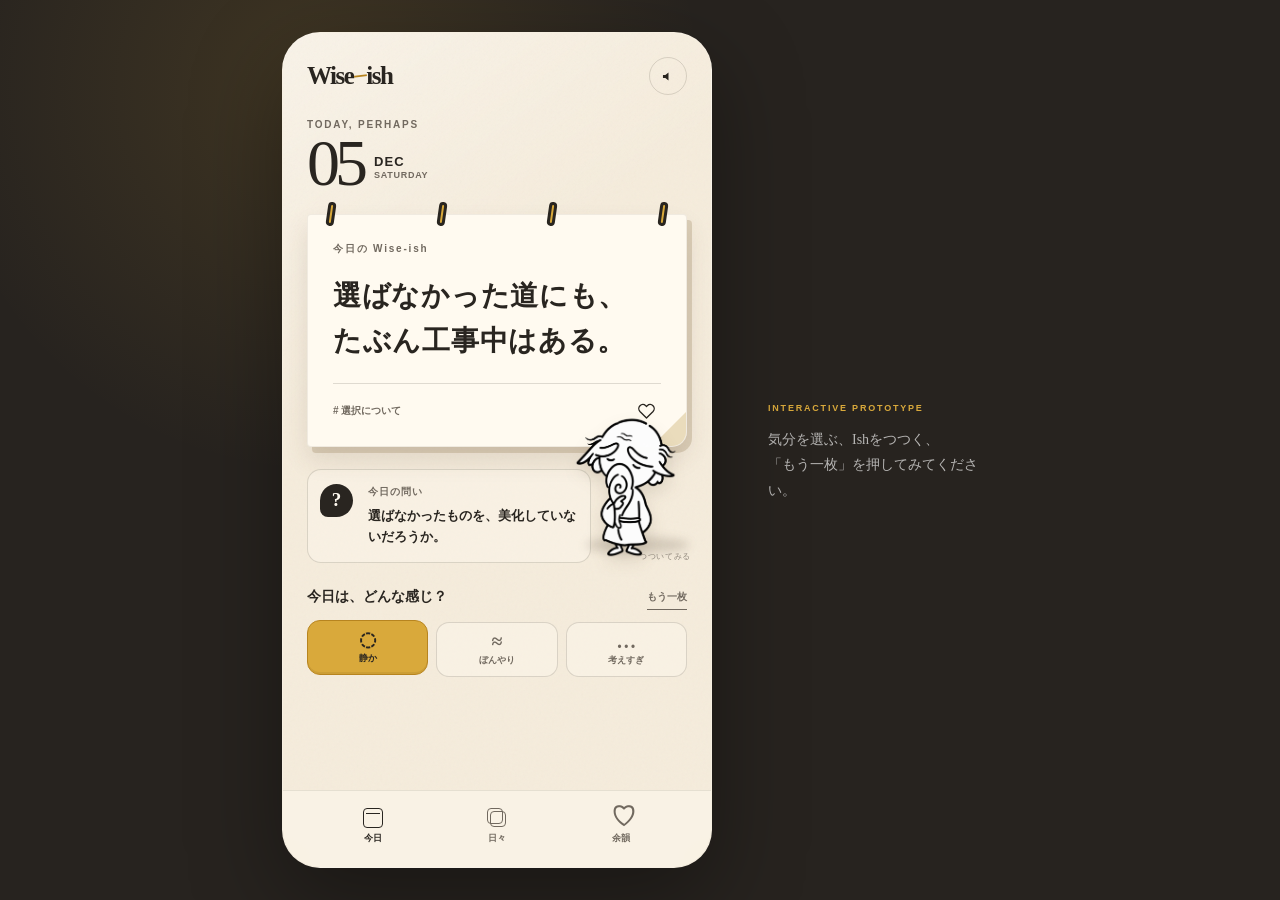
<file: prototype/index.html>
<!doctype html>
<html lang="ja">
  <head>
    <meta charset="UTF-8" />
    <meta name="viewport" content="width=device-width, initial-scale=1.0" />
    <meta name="theme-color" content="#f2e8d5" />
    <meta
      name="description"
      content="Wise-ish — 一日ひとつ、答えのない日めくり。"
    />
    <title>Wise-ish — Daily philosophical misquotes</title>
    <link rel="stylesheet" href="styles.css" />
  </head>
  <body>
    <main class="stage">
      <section class="app-shell" aria-label="Wise-ish app prototype">
        <div class="paper-noise" aria-hidden="true"></div>

        <header class="topbar">
          <a class="brand" href="#" aria-label="Wise-ish ホーム">
            <span>Wise</span><i>–</i><span>ish</span>
          </a>
          <button class="icon-button" id="soundButton" type="button" aria-label="音の切り替え" aria-pressed="false">
            <svg aria-hidden="true" viewBox="0 0 24 24">
              <path d="M5 10v4h3l4 3V7L8 10H5Z" />
              <path class="sound-wave" d="M15 9.5c.8.7 1.2 1.5 1.2 2.5s-.4 1.8-1.2 2.5M17.5 7c1.4 1.4 2.1 3 2.1 5s-.7 3.6-2.1 5" />
            </svg>
          </button>
        </header>

        <section class="date-row" aria-label="今日の日付">
          <p class="eyebrow">TODAY, PERHAPS</p>
          <div class="date-lockup">
            <span class="date-number" id="dateNumber">24</span>
            <span class="date-meta">
              <b id="monthName">AUG</b>
              <em id="weekdayName">MONDAY</em>
            </span>
          </div>
        </section>

        <section class="quote-area" aria-live="polite">
          <article class="quote-card" id="quoteCard">
            <div class="quote-card__rings" aria-hidden="true">
              <i></i><i></i><i></i><i></i>
            </div>
            <p class="quote-label">今日の Wise-ish</p>
            <blockquote id="quoteText">
              選ばなかった道にも、<br />たぶん工事中はある。
            </blockquote>
            <div class="quote-footer">
              <span id="quoteTheme"># 選択について</span>
              <button class="favorite-button" id="favoriteButton" type="button" aria-label="お気に入りに追加" aria-pressed="false">
                <svg aria-hidden="true" viewBox="0 0 24 24">
                  <path d="M12 20.2 3.7 12A5.2 5.2 0 0 1 11 4.6l1 1 1-1A5.2 5.2 0 0 1 20.3 12L12 20.2Z" />
                </svg>
              </button>
            </div>
          </article>

          <div class="mascot-wrap" id="mascotButton" role="button" tabindex="0" aria-label="Ishをつつく">
            <span class="thought-bubble" id="thoughtBubble" aria-hidden="true">たぶんね。</span>
            <span class="mascot-shadow" aria-hidden="true"></span>
            <img
              class="mascot"
              src="../design/mascot/ish-master.png"
              alt="何かを言いかけて忘れたような、小さな仙人のキャラクターIsh"
            />
            <span class="tap-hint">つついてみる</span>
          </div>
        </section>

        <section class="reflection-card">
          <span class="reflection-mark" aria-hidden="true">?</span>
          <div>
            <p>今日の問い</p>
            <h2 id="reflectionText">選ばなかったものを、美化していないだろうか。</h2>
          </div>
        </section>

        <section class="mood-section" aria-labelledby="moodTitle">
          <div class="section-heading">
            <h2 id="moodTitle">今日は、どんな感じ？</h2>
            <button id="nextButton" class="text-button" type="button">もう一枚</button>
          </div>
          <div class="mood-picker" role="group" aria-label="今日の気分">
            <button type="button" data-mood="quiet" aria-pressed="true">
              <span>◌</span>静か
            </button>
            <button type="button" data-mood="foggy" aria-pressed="false">
              <span>≈</span>ぼんやり
            </button>
            <button type="button" data-mood="thinking" aria-pressed="false">
              <span>…</span>考えすぎ
            </button>
          </div>
        </section>

        <nav class="bottom-nav" aria-label="メインナビゲーション">
          <a class="active" href="#today" aria-current="page">
            <span class="nav-icon calendar-icon" aria-hidden="true"></span>
            今日
          </a>
          <a href="#archive">
            <span class="nav-icon archive-icon" aria-hidden="true"></span>
            日々
          </a>
          <a href="#favorites">
            <span class="nav-icon heart-icon" aria-hidden="true">♡</span>
            余韻
          </a>
        </nav>
      </section>

      <aside class="prototype-note">
        <span>INTERACTIVE PROTOTYPE</span>
        <p>気分を選ぶ、Ishをつつく、<br />「もう一枚」を押してみてください。</p>
      </aside>
    </main>

    <script src="app.js"></script>
  </body>
</html>
</file>
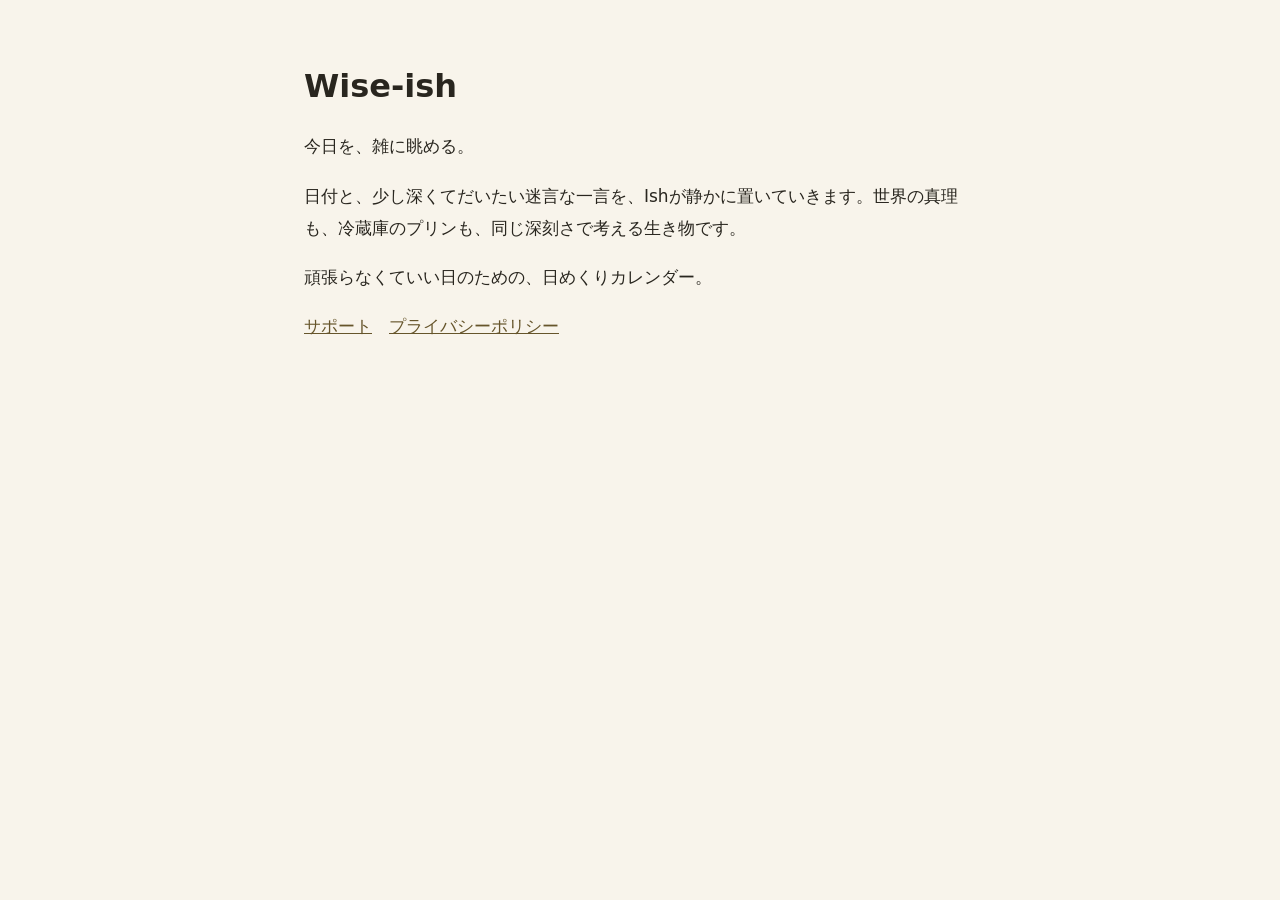
<file: site/index.html>
<!doctype html>
<html lang="ja">
<meta charset="utf-8">
<meta name="viewport" content="width=device-width,initial-scale=1">
<title>Wise-ish — 今日を、雑に眺める。</title>
<style>body{max-width:42rem;margin:4rem auto;padding:0 1.25rem;font:17px/1.9 system-ui,sans-serif;color:#29261f;background:#f8f4eb}h1{font-size:2rem;line-height:1.4}a{color:#66552b}</style>
<h1>Wise-ish</h1>
<p>今日を、雑に眺める。</p>
<p>日付と、少し深くてだいたい迷言な一言を、Ishが静かに置いていきます。世界の真理も、冷蔵庫のプリンも、同じ深刻さで考える生き物です。</p>
<p>頑張らなくていい日のための、日めくりカレンダー。</p>
<p><a href="support.html">サポート</a>　<a href="privacy.html">プライバシーポリシー</a></p>
</html>
</file>
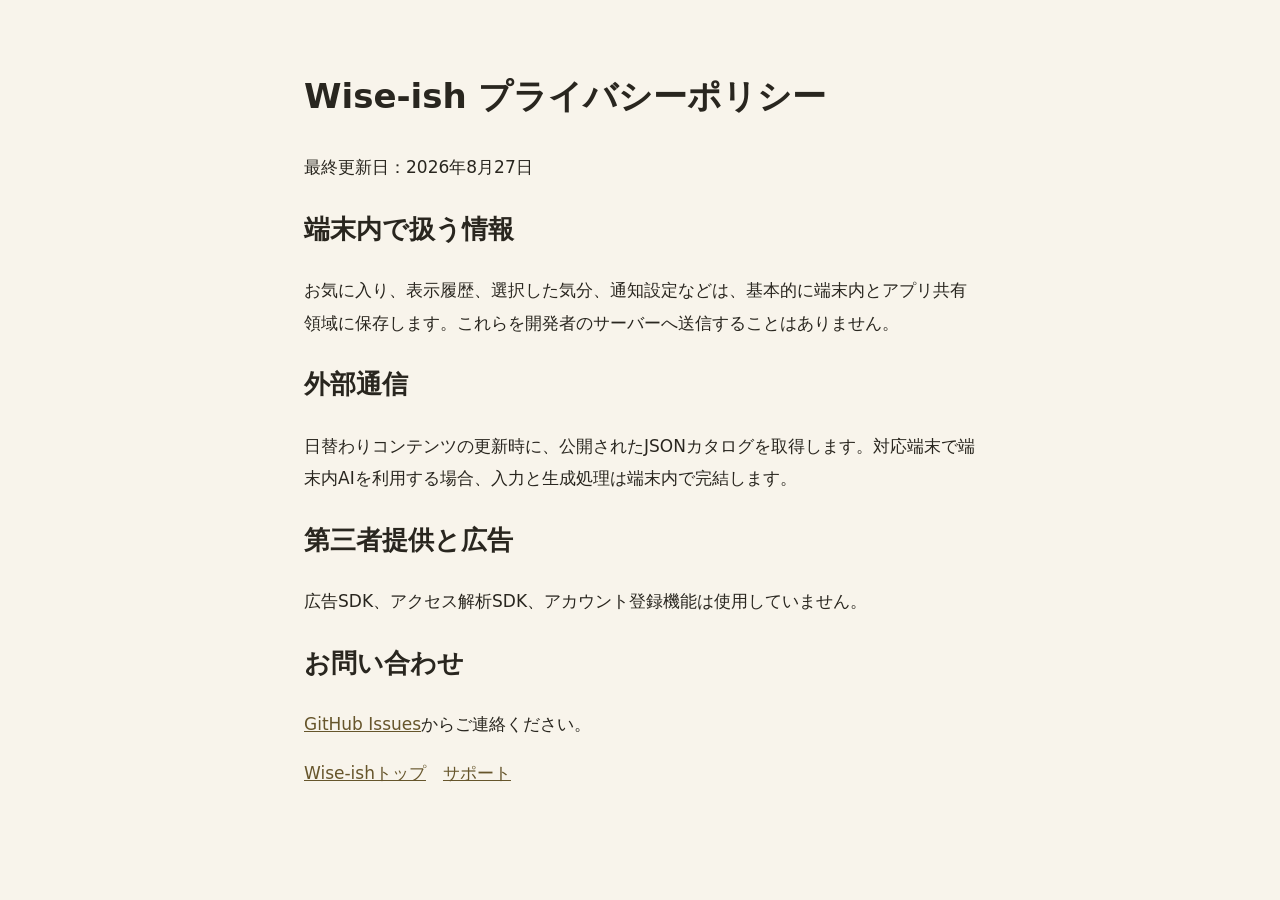
<file: site/privacy.html>
<!doctype html>
<html lang="ja">
<meta charset="utf-8">
<meta name="viewport" content="width=device-width,initial-scale=1">
<title>Wise-ish プライバシーポリシー</title>
<style>body{max-width:42rem;margin:4rem auto;padding:0 1.25rem;font:17px/1.9 system-ui,sans-serif;color:#29261f;background:#f8f4eb}a{color:#66552b}</style>
<h1>Wise-ish プライバシーポリシー</h1>
<p>最終更新日：2026年8月27日</p>
<h2>端末内で扱う情報</h2>
<p>お気に入り、表示履歴、選択した気分、通知設定などは、基本的に端末内とアプリ共有領域に保存します。これらを開発者のサーバーへ送信することはありません。</p>
<h2>外部通信</h2>
<p>日替わりコンテンツの更新時に、公開されたJSONカタログを取得します。対応端末で端末内AIを利用する場合、入力と生成処理は端末内で完結します。</p>
<h2>第三者提供と広告</h2>
<p>広告SDK、アクセス解析SDK、アカウント登録機能は使用していません。</p>
<h2>お問い合わせ</h2>
<p><a href="https://github.com/aokinao/wise-ish/issues">GitHub Issues</a>からご連絡ください。</p>
<p><a href="index.html">Wise-ishトップ</a>　<a href="support.html">サポート</a></p>
</html>
</file>
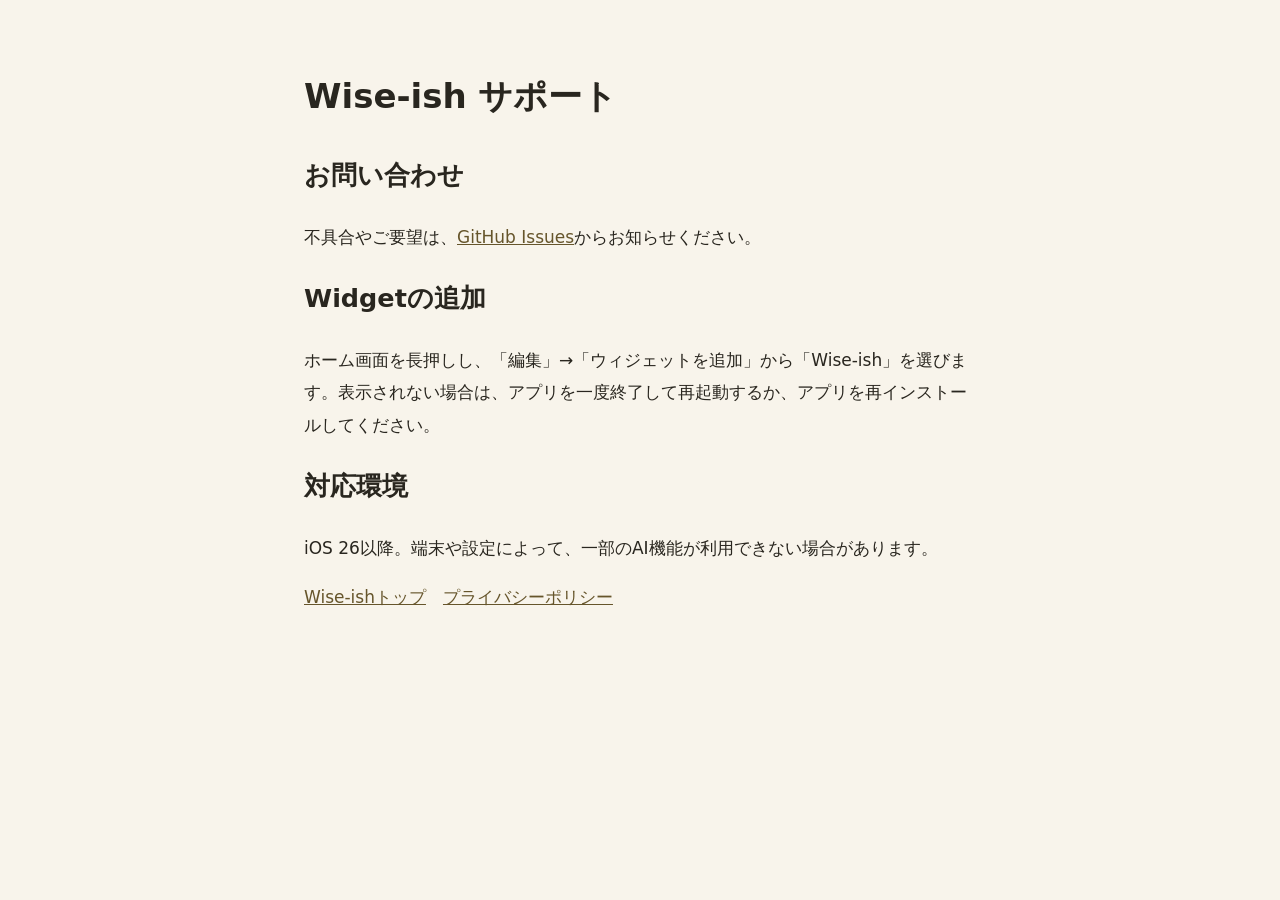
<file: site/support.html>
<!doctype html>
<html lang="ja">
<meta charset="utf-8">
<meta name="viewport" content="width=device-width,initial-scale=1">
<title>Wise-ish サポート</title>
<style>body{max-width:42rem;margin:4rem auto;padding:0 1.25rem;font:17px/1.9 system-ui,sans-serif;color:#29261f;background:#f8f4eb}a{color:#66552b}</style>
<h1>Wise-ish サポート</h1>
<h2>お問い合わせ</h2>
<p>不具合やご要望は、<a href="https://github.com/aokinao/wise-ish/issues">GitHub Issues</a>からお知らせください。</p>
<h2>Widgetの追加</h2>
<p>ホーム画面を長押しし、「編集」→「ウィジェットを追加」から「Wise-ish」を選びます。表示されない場合は、アプリを一度終了して再起動するか、アプリを再インストールしてください。</p>
<h2>対応環境</h2>
<p>iOS 26以降。端末や設定によって、一部のAI機能が利用できない場合があります。</p>
<p><a href="index.html">Wise-ishトップ</a>　<a href="privacy.html">プライバシーポリシー</a></p>
</html>
</file>
<file: prototype/styles.css>
:root {
  color-scheme: light;
  --ink: #292520;
  --ink-soft: #71695f;
  --paper: #f5ecdc;
  --paper-light: #fffaf0;
  --mustard: #d9a93b;
  --mustard-dark: #b7841f;
  --line: rgba(57, 49, 40, 0.16);
  --shadow: rgba(67, 52, 34, 0.18);
  --serif: "Iowan Old Style", "YuMincho", "Hiragino Mincho ProN", "Noto Serif JP", serif;
  --sans: -apple-system, BlinkMacSystemFont, "Hiragino Sans", "Yu Gothic UI", sans-serif;
}

* {
  box-sizing: border-box;
}

html {
  min-width: 320px;
  background: #27231f;
}

body {
  margin: 0;
  min-height: 100vh;
  color: var(--ink);
  font-family: var(--sans);
  background:
    radial-gradient(circle at 25% 10%, rgba(217, 169, 59, 0.14), transparent 24rem),
    #27231f;
}

button,
a {
  -webkit-tap-highlight-color: transparent;
}

button {
  color: inherit;
  font: inherit;
}

.stage {
  display: grid;
  grid-template-columns: minmax(340px, 430px) 230px;
  gap: 56px;
  align-items: center;
  justify-content: center;
  min-height: 100vh;
  padding: 32px;
}

.app-shell {
  position: relative;
  isolation: isolate;
  width: 100%;
  min-height: min(900px, calc(100vh - 64px));
  max-height: 930px;
  overflow: hidden;
  padding: 24px 24px 100px;
  background:
    linear-gradient(145deg, rgba(255, 255, 255, 0.35), transparent 35%),
    var(--paper);
  border: 1px solid rgba(255, 255, 255, 0.13);
  border-radius: 38px;
  box-shadow: 0 30px 90px rgba(0, 0, 0, 0.35);
  animation: app-arrive 700ms cubic-bezier(.2, .9, .2, 1) both;
}

.paper-noise {
  position: absolute;
  inset: 0;
  z-index: -1;
  opacity: 0.22;
  pointer-events: none;
  background-image: url("data:image/svg+xml,%3Csvg viewBox='0 0 180 180' xmlns='http://www.w3.org/2000/svg'%3E%3Cfilter id='n'%3E%3CfeTurbulence type='fractalNoise' baseFrequency='.9' numOctaves='3' stitchTiles='stitch'/%3E%3C/filter%3E%3Crect width='100%25' height='100%25' filter='url(%23n)' opacity='.14'/%3E%3C/svg%3E");
  mix-blend-mode: multiply;
}

.topbar,
.date-lockup,
.quote-footer,
.section-heading,
.mood-picker,
.bottom-nav {
  display: flex;
  align-items: center;
}

.topbar {
  justify-content: space-between;
}

.brand {
  color: var(--ink);
  font-family: var(--serif);
  font-size: 25px;
  font-weight: 700;
  letter-spacing: -1.5px;
  text-decoration: none;
}

.brand i {
  display: inline-block;
  margin: 0 1px;
  color: var(--mustard-dark);
  font-style: normal;
  transform: translateY(-2px) rotate(-7deg);
}

.icon-button,
.favorite-button {
  display: grid;
  place-items: center;
  padding: 0;
  border: 0;
  background: transparent;
  cursor: pointer;
}

.icon-button {
  width: 38px;
  height: 38px;
  border: 1px solid var(--line);
  border-radius: 50%;
}

.icon-button svg {
  width: 19px;
  fill: var(--ink);
}

.icon-button .sound-wave {
  fill: none;
  stroke: var(--ink);
  stroke-linecap: round;
  stroke-width: 1.6;
  opacity: 0;
  transition: opacity 180ms ease;
}

.icon-button[aria-pressed="true"] .sound-wave {
  opacity: 1;
}

.date-row {
  margin-top: 24px;
}

.eyebrow,
.quote-label,
.reflection-card p {
  margin: 0;
  color: var(--ink-soft);
  font-size: 10px;
  font-weight: 700;
  letter-spacing: 0.18em;
}

.date-lockup {
  margin-top: 2px;
  gap: 11px;
}

.date-number {
  font-family: var(--serif);
  font-size: clamp(52px, 14vw, 66px);
  line-height: 0.95;
  letter-spacing: -5px;
}

.date-meta {
  display: grid;
  gap: 1px;
  padding-top: 7px;
}

.date-meta b,
.date-meta em {
  font-size: 13px;
  font-style: normal;
  letter-spacing: 0.08em;
}

.date-meta em {
  color: var(--ink-soft);
  font-size: 9px;
  font-weight: 600;
}

.quote-area {
  position: relative;
  margin-top: 19px;
}

.quote-card {
  position: relative;
  z-index: 2;
  min-height: 212px;
  padding: 27px 25px 20px;
  background: var(--paper-light);
  border: 1px solid rgba(69, 57, 43, 0.08);
  border-radius: 4px 4px 15px 4px;
  box-shadow:
    0 13px 25px rgba(80, 61, 39, 0.12),
    5px 6px 0 rgba(198, 183, 156, 0.55);
  transform-origin: 50% 8%;
}

.quote-card::after {
  position: absolute;
  right: 0;
  bottom: 0;
  width: 34px;
  height: 34px;
  content: "";
  background: linear-gradient(135deg, transparent 49%, #eadcbc 51%);
  border-radius: 0 0 14px;
}

.quote-card.is-flipping {
  animation: page-flip 620ms cubic-bezier(.4, 0, .2, 1);
}

.quote-card__rings {
  position: absolute;
  top: -13px;
  left: 19px;
  display: flex;
  justify-content: space-between;
  width: calc(100% - 38px);
}

.quote-card__rings i {
  display: block;
  width: 8px;
  height: 24px;
  border: 3px solid var(--ink);
  border-radius: 7px;
  background: var(--mustard);
  transform: rotate(8deg);
}

.quote-card blockquote {
  min-height: 91px;
  margin: 17px 0 19px;
  font-family: var(--serif);
  font-size: clamp(22px, 6.4vw, 28px);
  font-weight: 600;
  line-height: 1.62;
  letter-spacing: 0.025em;
}

.quote-footer {
  justify-content: space-between;
  padding-top: 13px;
  border-top: 1px solid var(--line);
}

.quote-footer > span {
  color: var(--ink-soft);
  font-size: 10px;
  font-weight: 600;
}

.favorite-button {
  position: relative;
  z-index: 2;
  width: 29px;
  height: 29px;
}

.favorite-button svg {
  width: 19px;
  fill: none;
  stroke: var(--ink);
  stroke-linejoin: round;
  stroke-width: 1.7;
  transition: transform 220ms ease, fill 220ms ease, stroke 220ms ease;
}

.favorite-button[aria-pressed="true"] svg {
  fill: var(--mustard);
  stroke: var(--mustard-dark);
  transform: scale(1.16) rotate(-5deg);
}

.mascot-wrap {
  position: absolute;
  z-index: 3;
  right: -12px;
  bottom: -112px;
  width: 145px;
  transform-origin: 50% 88%;
  cursor: pointer;
  outline: none;
  animation: ish-idle 5.8s ease-in-out infinite;
}

.mascot-wrap:focus-visible {
  border-radius: 20px;
  box-shadow: 0 0 0 3px var(--mustard);
}

.mascot {
  position: relative;
  z-index: 2;
  display: block;
  width: 100%;
  filter: drop-shadow(0 8px 8px rgba(75, 57, 35, 0.12));
  user-select: none;
}

.mascot-wrap.is-poked {
  animation: ish-poke 650ms cubic-bezier(.2, .9, .2, 1);
}

.mascot-shadow {
  position: absolute;
  right: 7%;
  bottom: 4%;
  z-index: 1;
  width: 71%;
  height: 10%;
  border-radius: 50%;
  background: rgba(66, 51, 34, 0.18);
  filter: blur(5px);
  animation: shadow-breathe 5.8s ease-in-out infinite;
}

.thought-bubble {
  position: absolute;
  top: -10px;
  left: -47px;
  z-index: 4;
  padding: 8px 11px;
  color: var(--ink);
  font-family: var(--serif);
  font-size: 11px;
  white-space: nowrap;
  background: var(--paper-light);
  border: 1px solid var(--line);
  border-radius: 13px 13px 4px 13px;
  box-shadow: 0 5px 12px rgba(64, 49, 30, 0.1);
  opacity: 0;
  transform: translateY(7px) scale(0.88);
  transition: opacity 180ms ease, transform 250ms cubic-bezier(.2, .9, .2, 1);
}

.mascot-wrap.is-poked .thought-bubble {
  opacity: 1;
  transform: translateY(0) scale(1);
}

.tap-hint {
  position: absolute;
  right: 8px;
  bottom: -3px;
  z-index: 3;
  color: var(--ink-soft);
  font-size: 8px;
  letter-spacing: 0.08em;
  opacity: 0.75;
}

.reflection-card {
  display: grid;
  grid-template-columns: 35px 1fr;
  gap: 13px;
  align-items: start;
  min-height: 83px;
  margin-top: 22px;
  margin-right: 96px;
  padding: 14px 12px;
  border: 1px solid var(--line);
  border-radius: 14px;
  background: rgba(255, 250, 240, 0.38);
}

.reflection-mark {
  display: grid;
  place-items: center;
  width: 33px;
  height: 33px;
  color: var(--paper-light);
  font-family: var(--serif);
  font-size: 19px;
  font-weight: 700;
  background: var(--ink);
  border-radius: 50% 50% 50% 8px;
}

.reflection-card p {
  margin-top: 1px;
  letter-spacing: 0.1em;
}

.reflection-card h2 {
  margin: 6px 0 0;
  font-family: var(--serif);
  font-size: 13px;
  font-weight: 600;
  line-height: 1.65;
}

.mood-section {
  margin-top: 22px;
}

.section-heading {
  justify-content: space-between;
}

.section-heading h2 {
  margin: 0;
  font-family: var(--serif);
  font-size: 14px;
}

.text-button {
  padding: 5px 0;
  color: var(--ink-soft);
  font-size: 10px;
  font-weight: 600;
  background: transparent;
  border: 0;
  border-bottom: 1px solid currentColor;
  cursor: pointer;
}

.mood-picker {
  gap: 8px;
  margin-top: 12px;
}

.mood-picker button {
  flex: 1;
  display: grid;
  gap: 3px;
  place-items: center;
  min-height: 55px;
  padding: 8px 4px;
  color: var(--ink-soft);
  font-size: 9px;
  font-weight: 600;
  background: rgba(255, 250, 240, 0.4);
  border: 1px solid var(--line);
  border-radius: 13px;
  cursor: pointer;
  transition: background 180ms ease, color 180ms ease, transform 180ms ease;
}

.mood-picker button span {
  font-family: var(--serif);
  font-size: 20px;
  line-height: 1;
}

.mood-picker button[aria-pressed="true"] {
  color: var(--ink);
  background: var(--mustard);
  border-color: var(--mustard-dark);
  box-shadow: inset 0 -2px 0 rgba(104, 72, 18, 0.12);
  transform: translateY(-2px);
}

.bottom-nav {
  position: absolute;
  right: 0;
  bottom: 0;
  left: 0;
  z-index: 5;
  justify-content: space-around;
  min-height: 77px;
  padding: 8px 28px 13px;
  background: rgba(250, 243, 230, 0.9);
  border-top: 1px solid rgba(57, 49, 40, 0.1);
  backdrop-filter: blur(14px);
}

.bottom-nav a {
  display: grid;
  gap: 4px;
  place-items: center;
  min-width: 54px;
  color: var(--ink-soft);
  font-size: 9px;
  font-weight: 600;
  text-decoration: none;
}

.bottom-nav a.active {
  color: var(--ink);
}

.nav-icon {
  position: relative;
  display: block;
  width: 20px;
  height: 20px;
}

.calendar-icon {
  border: 1.7px solid currentColor;
  border-radius: 4px;
}

.calendar-icon::before {
  position: absolute;
  top: 4px;
  right: 2px;
  left: 2px;
  border-top: 1.5px solid currentColor;
  content: "";
}

.archive-icon::before,
.archive-icon::after {
  position: absolute;
  inset: 3px 1px 1px 3px;
  border: 1.7px solid currentColor;
  border-radius: 4px;
  content: "";
}

.archive-icon::after {
  inset: 0 4px 4px 0;
}

.heart-icon {
  font-family: var(--serif);
  font-size: 25px;
  line-height: 17px;
}

.prototype-note {
  color: rgba(255, 255, 255, 0.66);
}

.prototype-note span {
  color: var(--mustard);
  font-size: 9px;
  font-weight: 700;
  letter-spacing: 0.2em;
}

.prototype-note p {
  margin: 12px 0 0;
  font-family: var(--serif);
  font-size: 14px;
  line-height: 1.8;
}

@keyframes app-arrive {
  from { opacity: 0; transform: translateY(18px) scale(0.98); }
  to { opacity: 1; transform: translateY(0) scale(1); }
}

@keyframes ish-idle {
  0%, 100% { transform: translateY(0) rotate(0); }
  42% { transform: translateY(-3px) rotate(-1.4deg); }
  50% { transform: translateY(-3px) rotate(1.8deg); }
  57% { transform: translateY(-1px) rotate(-0.7deg); }
}

@keyframes shadow-breathe {
  0%, 100% { opacity: 0.65; transform: scaleX(1); }
  50% { opacity: 0.4; transform: scaleX(0.88); }
}

@keyframes ish-poke {
  0% { transform: translateY(0) rotate(0) scale(1); }
  22% { transform: translate(-5px, -7px) rotate(-7deg) scale(1.02, 0.98); }
  44% { transform: translate(6px, 1px) rotate(8deg) scale(0.98, 1.02); }
  68% { transform: translate(-2px, -1px) rotate(-3deg) scale(1); }
  100% { transform: translateY(0) rotate(0) scale(1); }
}

@keyframes page-flip {
  0% { opacity: 1; transform: rotateX(0) translateY(0); }
  45% { opacity: 0.15; transform: rotateX(75deg) translateY(-8px); }
  55% { opacity: 0.15; transform: rotateX(-65deg) translateY(8px); }
  100% { opacity: 1; transform: rotateX(0) translateY(0); }
}

@media (max-height: 840px) and (min-width: 701px) {
  .app-shell {
    min-height: 760px;
    padding-top: 18px;
  }

  .date-row { margin-top: 13px; }
  .quote-card { min-height: 194px; }
  .quote-card blockquote { min-height: 77px; margin-block: 13px 14px; }
  .reflection-card { margin-top: 18px; }
  .mood-section { margin-top: 16px; }
}

@media (max-width: 700px) {
  html,
  body {
    background: var(--paper);
  }

  .stage {
    display: block;
    min-height: 100vh;
    padding: 0;
  }

  .app-shell {
    min-height: 100vh;
    max-height: none;
    border: 0;
    border-radius: 0;
    box-shadow: none;
  }

  .prototype-note {
    display: none;
  }
}

@media (max-width: 370px) {
  .app-shell { padding-inline: 18px; }
  .quote-card { padding-inline: 20px; }
  .mascot-wrap { right: -10px; width: 132px; }
  .reflection-card { margin-right: 82px; }
}

@media (prefers-reduced-motion: reduce) {
  *,
  *::before,
  *::after {
    scroll-behavior: auto !important;
    animation-duration: 0.01ms !important;
    animation-iteration-count: 1 !important;
    transition-duration: 0.01ms !important;
  }
}
</file>
